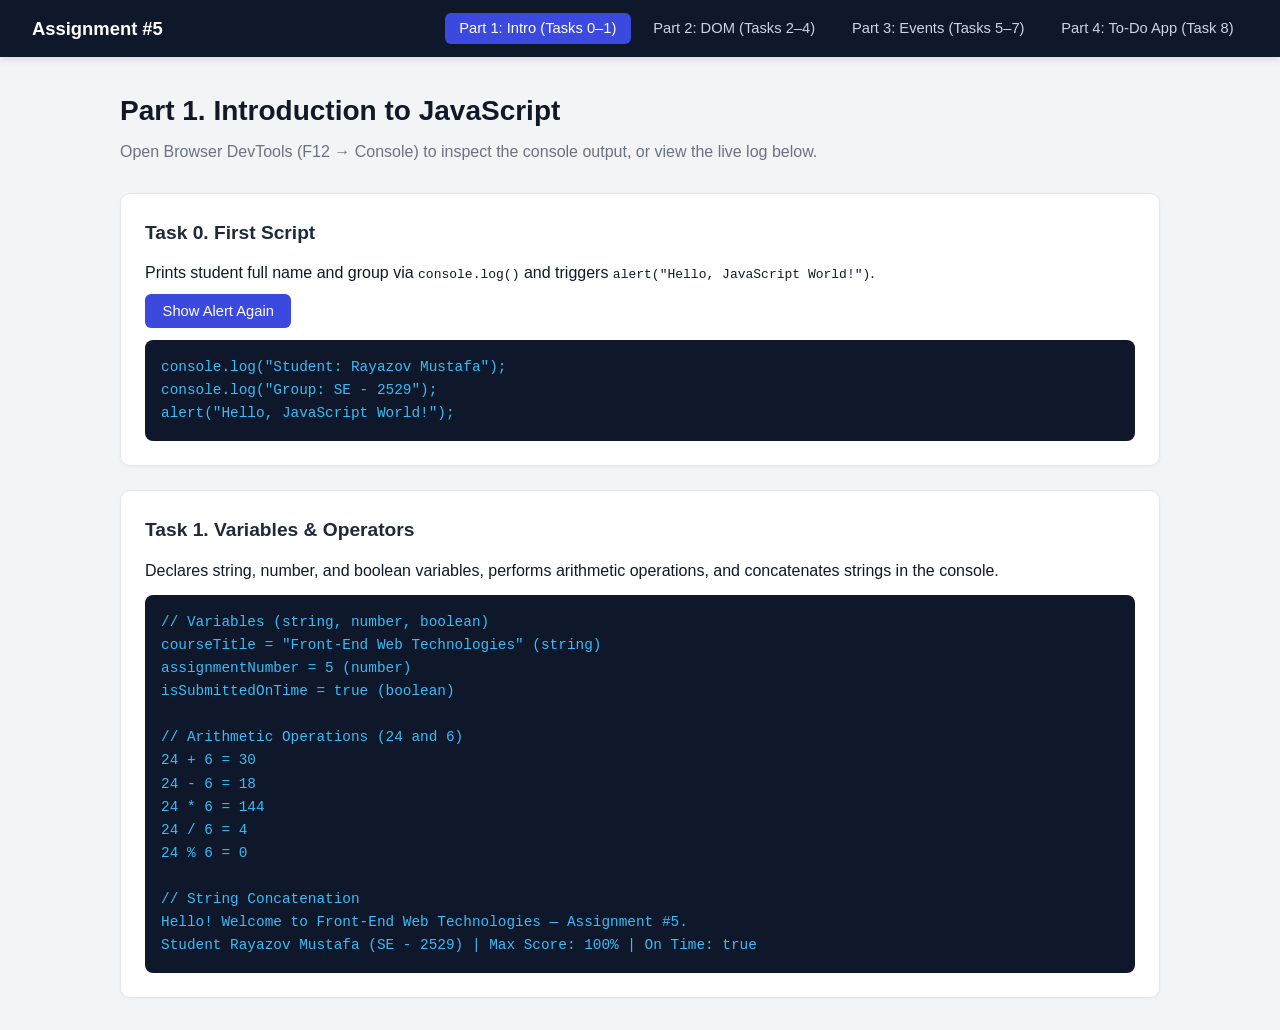
<file: index.html>
<!DOCTYPE html>
<html lang="en">
<head>
  <meta charset="UTF-8">
  <meta name="viewport" content="width=device-width, initial-scale=1.0">
  <title>Assignment #5 — Part 1: Introduction to JavaScript</title>
  <link rel="stylesheet" href="css/style.css">
</head>
<body>
  <nav class="navbar">
    <a href="index.html" class="navbar-brand">Assignment #5</a>
    <ul class="navbar-links">
      <li><a href="index.html" class="active">Part 1: Intro (Tasks 0–1)</a></li>
      <li><a href="part2.html">Part 2: DOM (Tasks 2–4)</a></li>
      <li><a href="part3.html">Part 3: Events (Tasks 5–7)</a></li>
      <li><a href="part4.html">Part 4: To-Do App (Task 8)</a></li>
    </ul>
  </nav>

  <main class="container">
    <header class="page-header">
      <h1>Part 1. Introduction to JavaScript</h1>
      <p>Open Browser DevTools (F12 &rarr; Console) to inspect the console output, or view the live log below.</p>
    </header>

    <section class="card">
      <h2>Task 0. First Script</h2>
      <p>Prints student full name and group via <code>console.log()</code> and triggers <code>alert("Hello, JavaScript World!")</code>.</p>
      <button id="runAlertBtn" class="btn">Show Alert Again</button>
      <div id="task0Console" class="console-box"></div>
    </section>

    <section class="card">
      <h2>Task 1. Variables &amp; Operators</h2>
      <p>Declares string, number, and boolean variables, performs arithmetic operations, and concatenates strings in the console.</p>
      <div id="task1Console" class="console-box"></div>
    </section>
  </main>

  <script src="js/part1.js"></script>
</body>
</html>
</file>
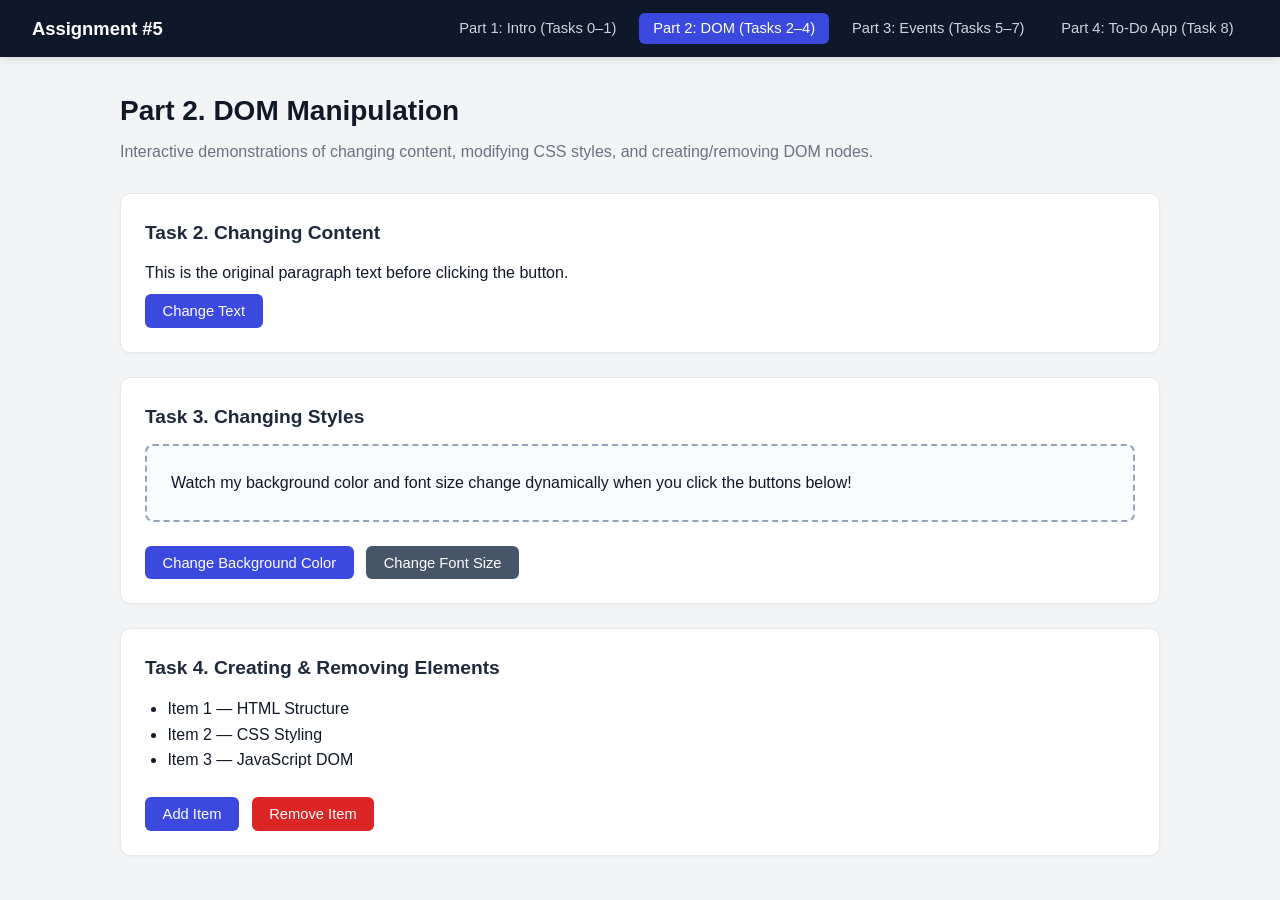
<file: part2.html>
<!DOCTYPE html>
<html lang="en">
<head>
  <meta charset="UTF-8">
  <meta name="viewport" content="width=device-width, initial-scale=1.0">
  <title>Assignment #5 — Part 2: DOM Manipulation</title>
  <link rel="stylesheet" href="css/style.css">
</head>
<body>
  <nav class="navbar">
    <a href="index.html" class="navbar-brand">Assignment #5</a>
    <ul class="navbar-links">
      <li><a href="index.html">Part 1: Intro (Tasks 0–1)</a></li>
      <li><a href="part2.html" class="active">Part 2: DOM (Tasks 2–4)</a></li>
      <li><a href="part3.html">Part 3: Events (Tasks 5–7)</a></li>
      <li><a href="part4.html">Part 4: To-Do App (Task 8)</a></li>
    </ul>
  </nav>

  <main class="container">
    <header class="page-header">
      <h1>Part 2. DOM Manipulation</h1>
      <p>Interactive demonstrations of changing content, modifying CSS styles, and creating/removing DOM nodes.</p>
    </header>

    <section class="card">
      <h2>Task 2. Changing Content</h2>
      <p id="changeableParagraph">This is the original paragraph text before clicking the button.</p>
      <button id="changeTextBtn" class="btn">Change Text</button>
    </section>

    <section class="card">
      <h2>Task 3. Changing Styles</h2>
      <div id="styleContainer" class="style-demo-box">
        Watch my background color and font size change dynamically when you click the buttons below!
      </div>
      <button id="changeBgBtn" class="btn">Change Background Color</button>
      <button id="changeFontBtn" class="btn btn-secondary">Change Font Size</button>
    </section>

    <section class="card">
      <h2>Task 4. Creating &amp; Removing Elements</h2>
      <ul id="dynamicList" style="padding-left: 1.4rem; margin-bottom: 1rem;">
        <li>Item 1 — HTML Structure</li>
        <li>Item 2 — CSS Styling</li>
        <li>Item 3 — JavaScript DOM</li>
      </ul>
      <button id="addItemBtn" class="btn">Add Item</button>
      <button id="removeItemBtn" class="btn btn-danger">Remove Item</button>
    </section>
  </main>

  <script src="js/part2.js"></script>
</body>
</html>
</file>
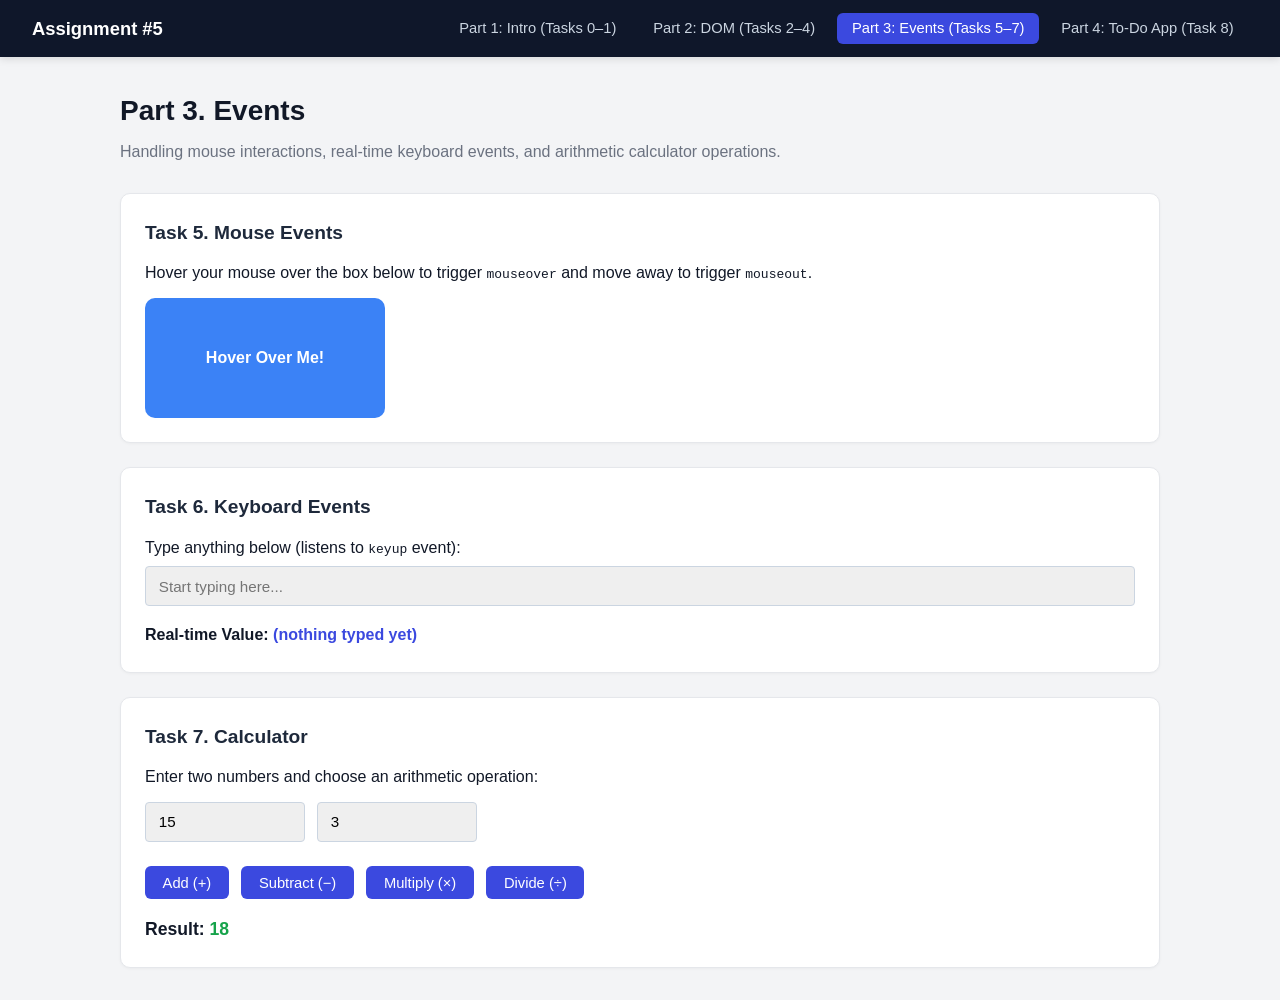
<file: part3.html>
<!DOCTYPE html>
<html lang="en">
<head>
  <meta charset="UTF-8">
  <meta name="viewport" content="width=device-width, initial-scale=1.0">
  <title>Assignment #5 — Part 3: Events</title>
  <link rel="stylesheet" href="css/style.css">
</head>
<body>
  <nav class="navbar">
    <a href="index.html" class="navbar-brand">Assignment #5</a>
    <ul class="navbar-links">
      <li><a href="index.html">Part 1: Intro (Tasks 0–1)</a></li>
      <li><a href="part2.html">Part 2: DOM (Tasks 2–4)</a></li>
      <li><a href="part3.html" class="active">Part 3: Events (Tasks 5–7)</a></li>
      <li><a href="part4.html">Part 4: To-Do App (Task 8)</a></li>
    </ul>
  </nav>

  <main class="container">
    <header class="page-header">
      <h1>Part 3. Events</h1>
      <p>Handling mouse interactions, real-time keyboard events, and arithmetic calculator operations.</p>
    </header>

    <section class="card">
      <h2>Task 5. Mouse Events</h2>
      <p style="margin-bottom: 0.75rem;">Hover your mouse over the box below to trigger <code>mouseover</code> and move away to trigger <code>mouseout</code>.</p>
      <div id="hoverBox" class="hover-box">Hover Over Me!</div>
    </section>

    <section class="card">
      <h2>Task 6. Keyboard Events</h2>
      <label for="liveInput">Type anything below (listens to <code>keyup</code> event):</label>
      <input type="text" id="liveInput" class="input-field" placeholder="Start typing here...">
      <p><strong>Real-time Value:</strong> <span id="liveOutput" style="color: #3b49df; font-weight: 600;">(nothing typed yet)</span></p>
    </section>

    <section class="card">
      <h2>Task 7. Calculator</h2>
      <p style="margin-bottom: 0.75rem;">Enter two numbers and choose an arithmetic operation:</p>
      <div class="calc-grid">
        <input type="number" id="calcNum1" class="input-field" placeholder="First number" value="15">
        <input type="number" id="calcNum2" class="input-field" placeholder="Second number" value="3">
      </div>
      <div>
        <button class="btn calc-op" data-op="+">Add (+)</button>
        <button class="btn calc-op" data-op="-">Subtract (&minus;)</button>
        <button class="btn calc-op" data-op="*">Multiply (&times;)</button>
        <button class="btn calc-op" data-op="/">Divide (&divide;)</button>
      </div>
      <p style="margin-top: 1rem; font-size: 1.1rem;">
        <strong>Result:</strong> <span id="calcResult" style="color: #16a34a; font-weight: 700;">18</span>
      </p>
    </section>
  </main>

  <script src="js/part3.js"></script>
</body>
</html>
</file>
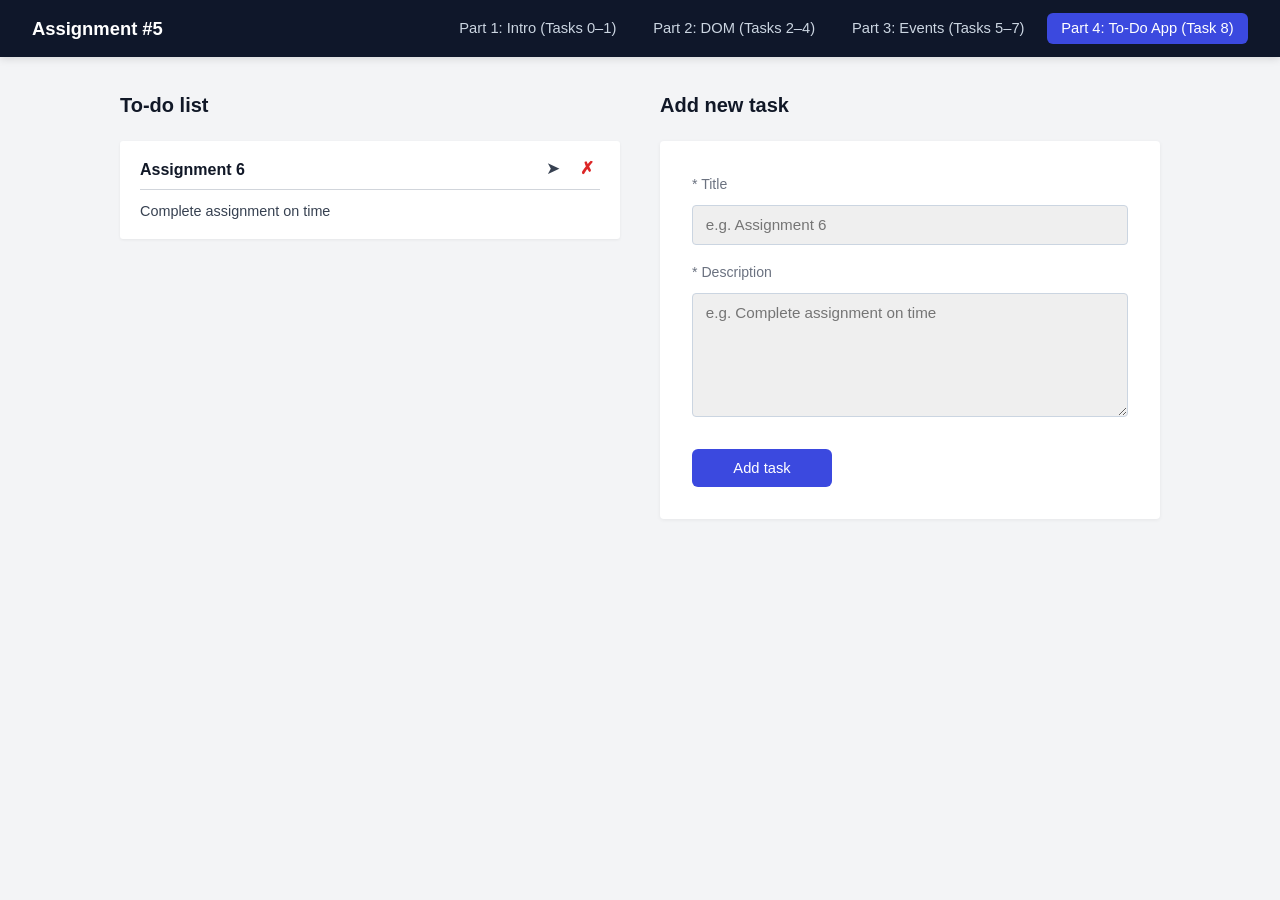
<file: part4.html>
<!DOCTYPE html>
<html lang="en">
<head>
  <meta charset="UTF-8">
  <meta name="viewport" content="width=device-width, initial-scale=1.0">
  <title>Assignment #5 — Part 4: Interactive To-Do List</title>
  <link rel="stylesheet" href="css/style.css">
</head>
<body>
  <nav class="navbar">
    <a href="index.html" class="navbar-brand">Assignment #5</a>
    <ul class="navbar-links">
      <li><a href="index.html">Part 1: Intro (Tasks 0–1)</a></li>
      <li><a href="part2.html">Part 2: DOM (Tasks 2–4)</a></li>
      <li><a href="part3.html">Part 3: Events (Tasks 5–7)</a></li>
      <li><a href="part4.html" class="active">Part 4: To-Do App (Task 8)</a></li>
    </ul>
  </nav>

  <main class="container">
    <div class="todo-layout">
      <section>
        <h2 class="todo-column-title">To-do list</h2>
        <div id="todoListContainer"></div>
      </section>

      <section>
        <h2 class="todo-column-title">Add new task</h2>
        <div class="todo-form-card">
          <label for="taskTitle">* Title</label>
          <input type="text" id="taskTitle" class="input-field" placeholder="e.g. Assignment 6">

          <label for="taskDescription">* Description</label>
          <textarea id="taskDescription" class="textarea-field" rows="6" placeholder="e.g. Complete assignment on time"></textarea>

          <button id="addTaskBtn" class="btn" style="min-width: 140px; padding: 0.7rem 1.5rem;">Add task</button>
        </div>
      </section>
    </div>
  </main>

  <script src="js/part4.js"></script>
</body>
</html>
</file>
<file: css/style.css>
:root {
  --bg: #f3f4f6;
  --surface: #ffffff;
  --primary: #3b49df;
  --primary-hover: #2f3ab2;
  --text: #111827;
  --muted: #6b7280;
  --border: #e5e7eb;
  --danger: #dc2626;
  --success: #16a34a;
}

* {
  box-sizing: border-box;
  margin: 0;
  padding: 0;
}

body {
  font-family: -apple-system, BlinkMacSystemFont, "Segoe UI", Roboto, Oxygen, Ubuntu, Cantarell, sans-serif;
  background-color: var(--bg);
  color: var(--text);
  line-height: 1.6;
}

.navbar {
  background-color: #0f172a;
  color: #ffffff;
  padding: 0.85rem 2rem;
  display: flex;
  align-items: center;
  justify-content: space-between;
  flex-wrap: wrap;
  gap: 1rem;
  box-shadow: 0 2px 8px rgba(0, 0, 0, 0.12);
}

.navbar-brand {
  font-size: 1.15rem;
  font-weight: 700;
  color: #ffffff;
  text-decoration: none;
}

.navbar-links {
  display: flex;
  list-style: none;
  gap: 0.5rem;
  flex-wrap: wrap;
}

.navbar-links a {
  color: #cbd5e1;
  text-decoration: none;
  padding: 0.45rem 0.9rem;
  border-radius: 6px;
  font-size: 0.92rem;
  font-weight: 500;
  transition: background-color 0.2s, color 0.2s;
}

.navbar-links a:hover,
.navbar-links a.active {
  background-color: var(--primary);
  color: #ffffff;
}

.container {
  max-width: 1080px;
  margin: 2rem auto;
  padding: 0 1.25rem;
}

.page-header {
  margin-bottom: 1.75rem;
}

.page-header h1 {
  font-size: 1.75rem;
  margin-bottom: 0.35rem;
}

.page-header p {
  color: var(--muted);
}

.card {
  background: var(--surface);
  border: 1px solid var(--border);
  border-radius: 10px;
  padding: 1.5rem;
  margin-bottom: 1.5rem;
  box-shadow: 0 1px 3px rgba(0, 0, 0, 0.04);
}

.card h2 {
  font-size: 1.2rem;
  margin-bottom: 0.75rem;
  color: #1e293b;
}

.btn {
  display: inline-block;
  background-color: var(--primary);
  color: #ffffff;
  border: none;
  border-radius: 6px;
  padding: 0.55rem 1.1rem;
  font-size: 0.92rem;
  font-weight: 500;
  cursor: pointer;
  transition: background-color 0.2s, transform 0.1s;
  margin-right: 0.5rem;
  margin-top: 0.5rem;
}

.btn:hover {
  background-color: var(--primary-hover);
}

.btn-secondary {
  background-color: #475569;
}

.btn-secondary:hover {
  background-color: #334155;
}

.btn-danger {
  background-color: var(--danger);
}

.btn-danger:hover {
  background-color: #b91c1c;
}

.input-field,
.textarea-field {
  width: 100%;
  padding: 0.65rem 0.8rem;
  border: 1px solid #cbd5e1;
  border-radius: 4px;
  background-color: #efefef;
  font-size: 0.95rem;
  margin-top: 0.35rem;
  margin-bottom: 1rem;
  font-family: inherit;
}

.input-field:focus,
.textarea-field:focus {
  outline: 2px solid var(--primary);
  background-color: #ffffff;
}

.console-box {
  background-color: #0f172a;
  color: #38bdf8;
  font-family: "Courier New", Courier, monospace;
  padding: 1rem;
  border-radius: 8px;
  margin-top: 0.75rem;
  font-size: 0.9rem;
  white-space: pre-wrap;
}

.style-demo-box {
  padding: 1.5rem;
  border: 2px dashed #94a3b8;
  border-radius: 8px;
  margin-bottom: 1rem;
  transition: all 0.25s ease;
  background-color: #f8fafc;
}

.hover-box {
  width: 240px;
  height: 120px;
  background-color: #3b82f6;
  color: #ffffff;
  display: flex;
  align-items: center;
  justify-content: center;
  font-weight: 600;
  border-radius: 10px;
  cursor: pointer;
  transition: background-color 0.25s ease, transform 0.2s ease;
  user-select: none;
}

.calc-grid {
  display: flex;
  gap: 0.75rem;
  flex-wrap: wrap;
  align-items: center;
  margin-bottom: 1rem;
}

.calc-grid input {
  width: 160px;
  margin: 0;
}

.todo-layout {
  display: grid;
  grid-template-columns: 1fr 1fr;
  gap: 2.5rem;
  align-items: start;
}

@media (max-width: 768px) {
  .todo-layout {
    grid-template-columns: 1fr;
  }
}

.todo-column-title {
  font-size: 1.25rem;
  font-weight: 700;
  margin-bottom: 1.25rem;
  color: #111827;
}

.todo-form-card {
  background: #ffffff;
  padding: 2rem;
  border-radius: 4px;
  box-shadow: 0 1px 4px rgba(0, 0, 0, 0.06);
}

.todo-form-card label {
  display: block;
  font-size: 0.88rem;
  color: #6b7280;
  margin-bottom: 0.25rem;
}

.todo-item-card {
  background: #ffffff;
  padding: 1rem 1.25rem;
  margin-bottom: 1rem;
  border-radius: 3px;
  box-shadow: 0 1px 3px rgba(0, 0, 0, 0.06);
}

.todo-item-header {
  display: flex;
  justify-content: space-between;
  align-items: center;
  border-bottom: 1px solid #d1d5db;
  padding-bottom: 0.4rem;
  margin-bottom: 0.65rem;
}

.todo-item-title {
  font-weight: 600;
  font-size: 1rem;
  color: #111827;
}

.todo-item-desc {
  font-size: 0.9rem;
  color: #374151;
}

.todo-item-card.completed .todo-item-title,
.todo-item-card.completed .todo-item-desc {
  text-decoration: line-through;
  color: #9ca3af;
}

.todo-actions {
  display: flex;
  gap: 0.6rem;
  align-items: center;
}

.icon-btn {
  background: none;
  border: none;
  cursor: pointer;
  font-size: 1.05rem;
  padding: 0.15rem 0.35rem;
  line-height: 1;
}

.icon-btn.complete-btn {
  color: #374151;
}

.icon-btn.complete-btn:hover {
  color: var(--success);
}

.icon-btn.delete-btn {
  color: var(--danger);
  font-weight: 700;
}

.icon-btn.delete-btn:hover {
  opacity: 0.75;
}
</file>
